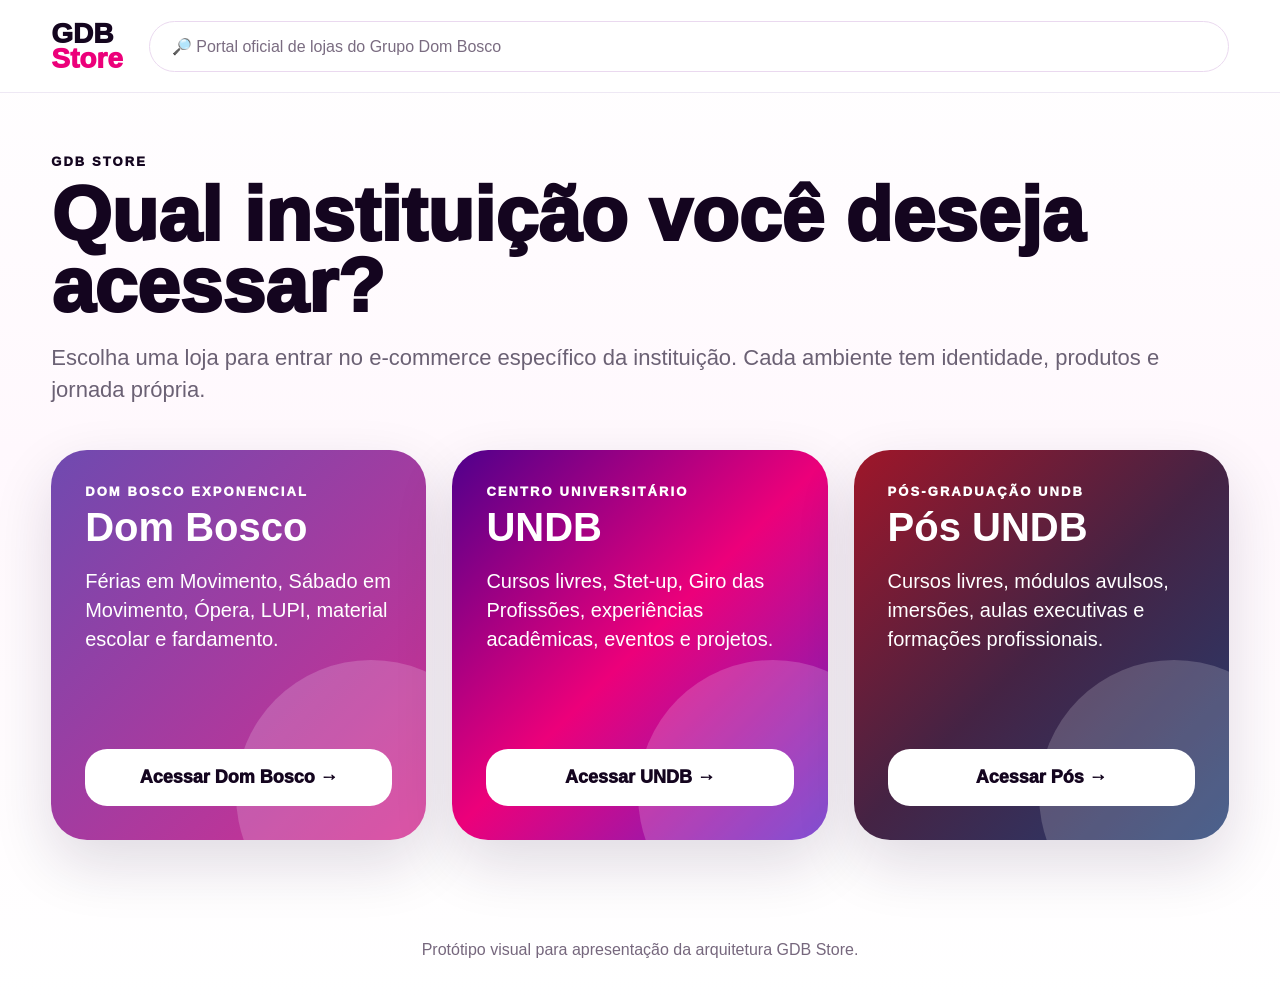
<file: index.html>
<!doctype html><html lang="pt-BR"><head><meta charset="utf-8"><meta name="viewport" content="width=device-width, initial-scale=1"><title>GDB Store</title><link rel="stylesheet" href="styles.css"></head><body>
<header class="top"><div class="wrap nav"><a class="logo" href="index.html">GDB<span>Store</span></a><div class="search">🔎 Portal oficial de lojas do Grupo Dom Bosco</div></div></header>
<main class="wrap gateway"><section><div class="eyebrow">GDB STORE</div><h1 class="h1">Qual instituição você deseja acessar?</h1><p class="lead">Escolha uma loja para entrar no e-commerce específico da instituição. Cada ambiente tem identidade, produtos e jornada própria.</p><div class="gategrid">
<a class="gatecard db" href="dom-bosco.html"><div><div class="eyebrow">Dom Bosco Exponencial</div><h2>Dom Bosco</h2><p>Férias em Movimento, Sábado em Movimento, Ópera, LUPI, material escolar e fardamento.</p></div><span class="whitebtn">Acessar Dom Bosco →</span></a>
<a class="gatecard undb" href="undb.html"><div><div class="eyebrow">Centro Universitário</div><h2>UNDB</h2><p>Cursos livres, Stet-up, Giro das Profissões, experiências acadêmicas, eventos e projetos.</p></div><span class="whitebtn">Acessar UNDB →</span></a>
<a class="gatecard pos" href="pos.html"><div><div class="eyebrow">Pós-Graduação UNDB</div><h2>Pós UNDB</h2><p>Cursos livres, módulos avulsos, imersões, aulas executivas e formações profissionais.</p></div><span class="whitebtn">Acessar Pós →</span></a>
</div></section></main><footer class="footer">Protótipo visual para apresentação da arquitetura GDB Store.</footer></body></html>
</file>
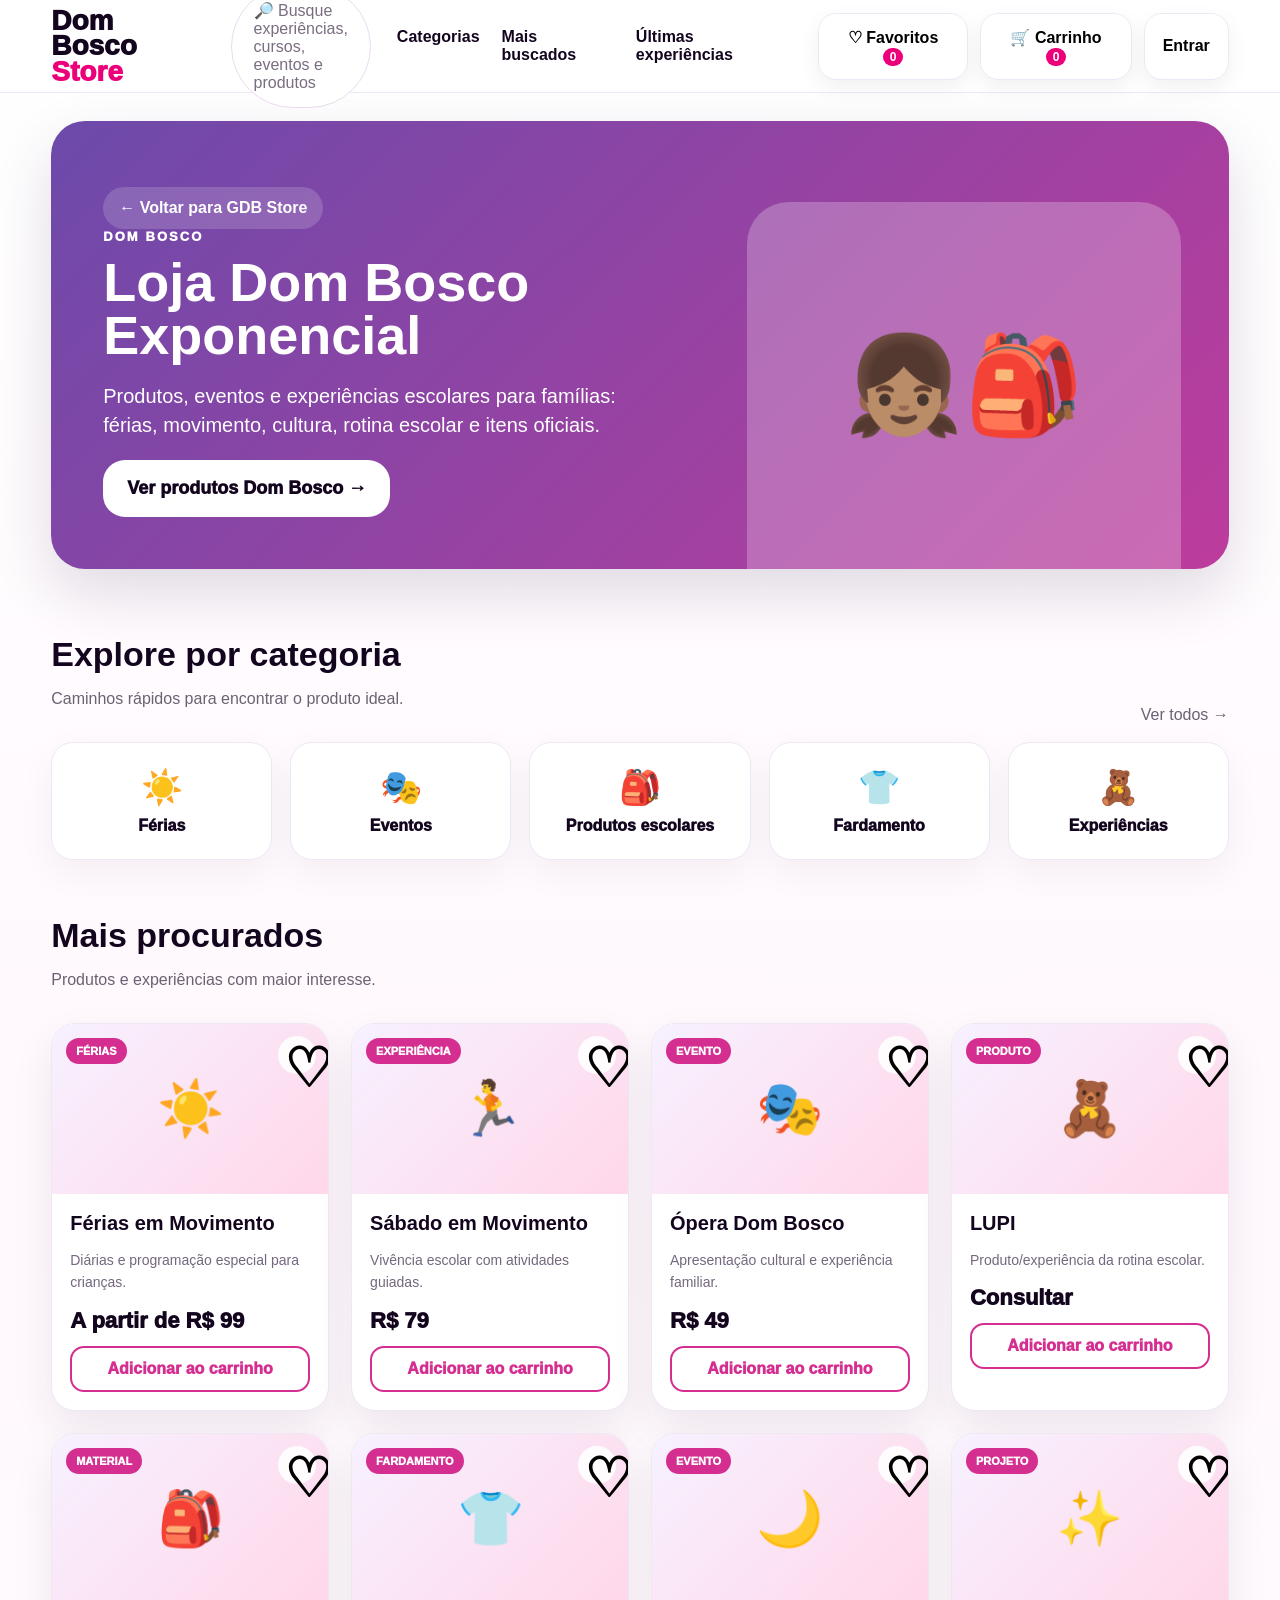
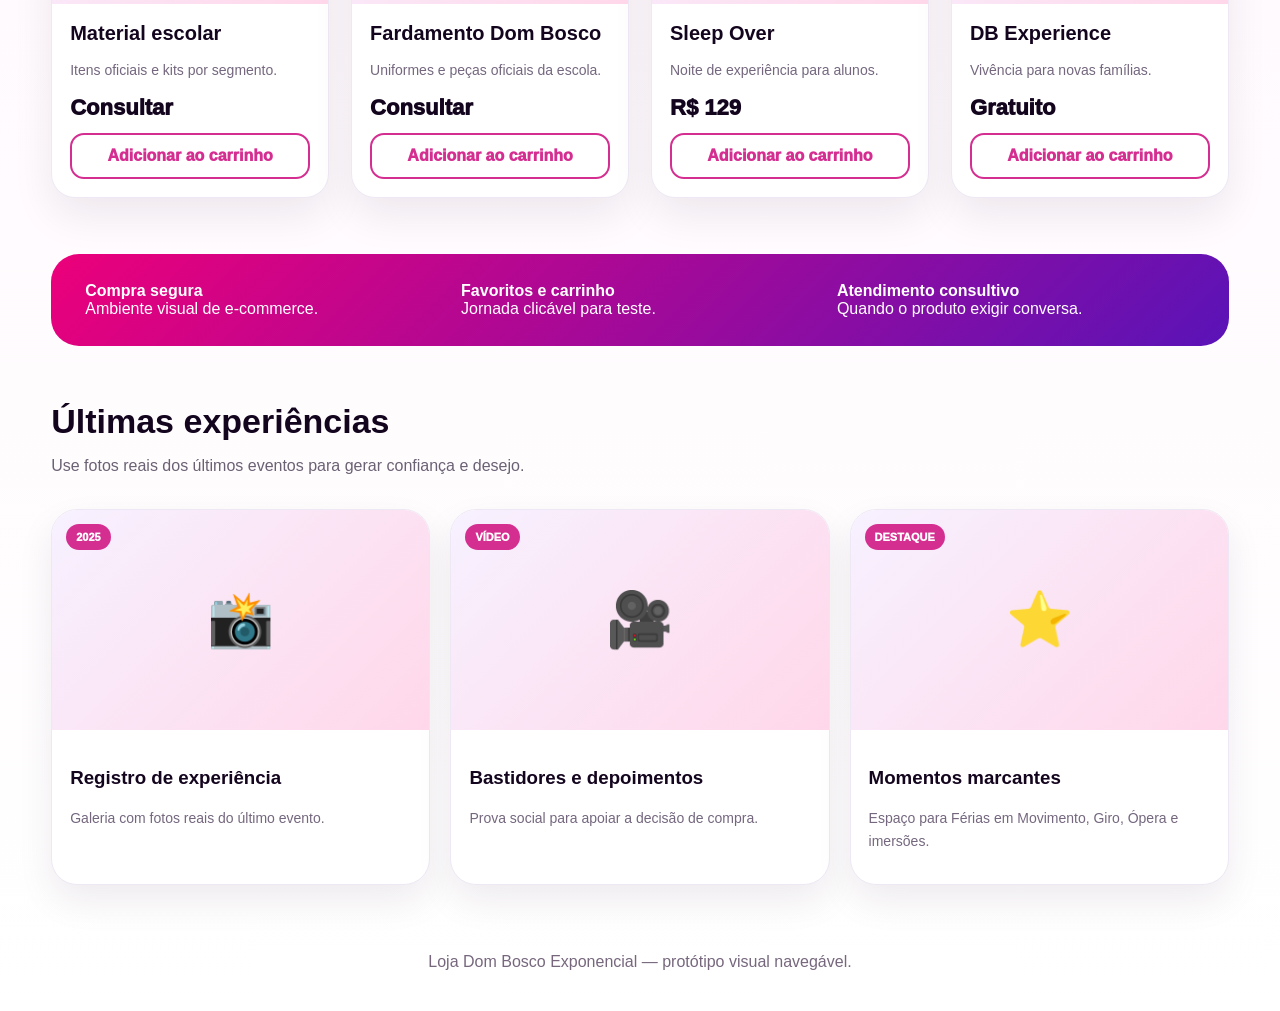
<file: dom-bosco.html>
<!doctype html><html lang="pt-BR"><head><meta charset="utf-8"><meta name="viewport" content="width=device-width, initial-scale=1"><title>Loja Dom Bosco Exponencial</title><link rel="stylesheet" href="styles.css"></head><body class="db-theme">
<header class="top"><div class="wrap nav"><a class="logo" href="index.html">Dom Bosco<span>Store</span></a><div class="search">🔎 Busque experiências, cursos, eventos e produtos</div><nav class="menu"><a href="#categorias">Categorias</a><a href="#produtos">Mais buscados</a><a href="#eventos">Últimas experiências</a></nav><div class="actions"><button class="pill" onclick="openModal('favModal')">♡ Favoritos <span class="badge favCount">0</span></button><button class="pill" onclick="openModal('cartModal')">🛒 Carrinho <span class="badge cartCount">0</span></button><button class="pill" onclick="openModal('loginModal')">Entrar</button></div></div></header>
<main class="wrap"><section class="store-hero"><div class="hero-copy"><a class="back" href="index.html">← Voltar para GDB Store</a><div class="eyebrow">Dom Bosco</div><h1>Loja Dom Bosco Exponencial</h1><p>Produtos, eventos e experiências escolares para famílias: férias, movimento, cultura, rotina escolar e itens oficiais.</p><button class="whitebtn" onclick="document.getElementById('produtos').scrollIntoView({behavior:'smooth'})">Ver produtos Dom Bosco →</button></div><div class="hero-art"><div class="people">👧🏽🎒</div></div></section>
<section id="categorias" class="section"><div class="section-head"><div><h2>Explore por categoria</h2><p class="muted">Caminhos rápidos para encontrar o produto ideal.</p></div><a class="muted" href="#produtos">Ver todos →</a></div><div class="catgrid"><div class="cat"><span class="ico">☀️</span>Férias</div><div class="cat"><span class="ico">🎭</span>Eventos</div><div class="cat"><span class="ico">🎒</span>Produtos escolares</div><div class="cat"><span class="ico">👕</span>Fardamento</div><div class="cat"><span class="ico">🧸</span>Experiências</div></div></section>
<section id="produtos" class="section"><div class="section-head"><div><h2>Mais procurados</h2><p class="muted">Produtos e experiências com maior interesse.</p></div></div><div class="products"><div class="card"><div class="photo">☀️<span class="tag">Férias</span><button class="fav" onclick="favorite()">♡</button></div><div class="cardbody"><h3>Férias em Movimento</h3><p class="meta">Diárias e programação especial para crianças.</p><div class="price">A partir de R$ 99</div><button class="outline" onclick="addCart()">Adicionar ao carrinho</button></div></div><div class="card"><div class="photo">🏃<span class="tag">Experiência</span><button class="fav" onclick="favorite()">♡</button></div><div class="cardbody"><h3>Sábado em Movimento</h3><p class="meta">Vivência escolar com atividades guiadas.</p><div class="price">R$ 79</div><button class="outline" onclick="addCart()">Adicionar ao carrinho</button></div></div><div class="card"><div class="photo">🎭<span class="tag">Evento</span><button class="fav" onclick="favorite()">♡</button></div><div class="cardbody"><h3>Ópera Dom Bosco</h3><p class="meta">Apresentação cultural e experiência familiar.</p><div class="price">R$ 49</div><button class="outline" onclick="addCart()">Adicionar ao carrinho</button></div></div><div class="card"><div class="photo">🧸<span class="tag">Produto</span><button class="fav" onclick="favorite()">♡</button></div><div class="cardbody"><h3>LUPI</h3><p class="meta">Produto/experiência da rotina escolar.</p><div class="price">Consultar</div><button class="outline" onclick="addCart()">Adicionar ao carrinho</button></div></div><div class="card"><div class="photo">🎒<span class="tag">Material</span><button class="fav" onclick="favorite()">♡</button></div><div class="cardbody"><h3>Material escolar</h3><p class="meta">Itens oficiais e kits por segmento.</p><div class="price">Consultar</div><button class="outline" onclick="addCart()">Adicionar ao carrinho</button></div></div><div class="card"><div class="photo">👕<span class="tag">Fardamento</span><button class="fav" onclick="favorite()">♡</button></div><div class="cardbody"><h3>Fardamento Dom Bosco</h3><p class="meta">Uniformes e peças oficiais da escola.</p><div class="price">Consultar</div><button class="outline" onclick="addCart()">Adicionar ao carrinho</button></div></div><div class="card"><div class="photo">🌙<span class="tag">Evento</span><button class="fav" onclick="favorite()">♡</button></div><div class="cardbody"><h3>Sleep Over</h3><p class="meta">Noite de experiência para alunos.</p><div class="price">R$ 129</div><button class="outline" onclick="addCart()">Adicionar ao carrinho</button></div></div><div class="card"><div class="photo">✨<span class="tag">Projeto</span><button class="fav" onclick="favorite()">♡</button></div><div class="cardbody"><h3>DB Experience</h3><p class="meta">Vivência para novas famílias.</p><div class="price">Gratuito</div><button class="outline" onclick="addCart()">Adicionar ao carrinho</button></div></div></div></section>
<section class="section"><div class="strip"><div><b>Compra segura</b><br><span>Ambiente visual de e-commerce.</span></div><div><b>Favoritos e carrinho</b><br><span>Jornada clicável para teste.</span></div><div><b>Atendimento consultivo</b><br><span>Quando o produto exigir conversa.</span></div></div></section>
<section id="eventos" class="section"><div class="section-head"><div><h2>Últimas experiências</h2><p class="muted">Use fotos reais dos últimos eventos para gerar confiança e desejo.</p></div></div><div class="events"><div class="event"><div class="photo">📸<span class="tag">2025</span></div><div class="cardbody"><h3>Registro de experiência</h3><p class="meta">Galeria com fotos reais do último evento.</p></div></div><div class="event"><div class="photo">🎥<span class="tag">Vídeo</span></div><div class="cardbody"><h3>Bastidores e depoimentos</h3><p class="meta">Prova social para apoiar a decisão de compra.</p></div></div><div class="event"><div class="photo">⭐<span class="tag">Destaque</span></div><div class="cardbody"><h3>Momentos marcantes</h3><p class="meta">Espaço para Férias em Movimento, Giro, Ópera e imersões.</p></div></div></div></section>
</main><footer class="footer">Loja Dom Bosco Exponencial — protótipo visual navegável.</footer>
<div id="favModal" class="modal"><div class="modalbox"><button class="close" onclick="closeModal('favModal')">×</button><h2>Favoritos</h2><p class="muted">Aqui aparecem os produtos salvos pelo usuário.</p></div></div><div id="cartModal" class="modal"><div class="modalbox"><button class="close" onclick="closeModal('cartModal')">×</button><h2>Carrinho</h2><p class="muted">Resumo dos produtos selecionados e avanço para checkout.</p><button class="primary">Continuar para pagamento</button></div></div><div id="loginModal" class="modal"><div class="modalbox"><button class="close" onclick="closeModal('loginModal')">×</button><h2>Entrar</h2><p class="muted">Área de login/cadastro do comprador.</p><input style="width:100%;padding:16px;border:1px solid #eee;border-radius:14px" placeholder="E-mail"><br><br><button class="primary">Continuar</button></div></div>
<script src="app.js"></script></body></html>
</file>
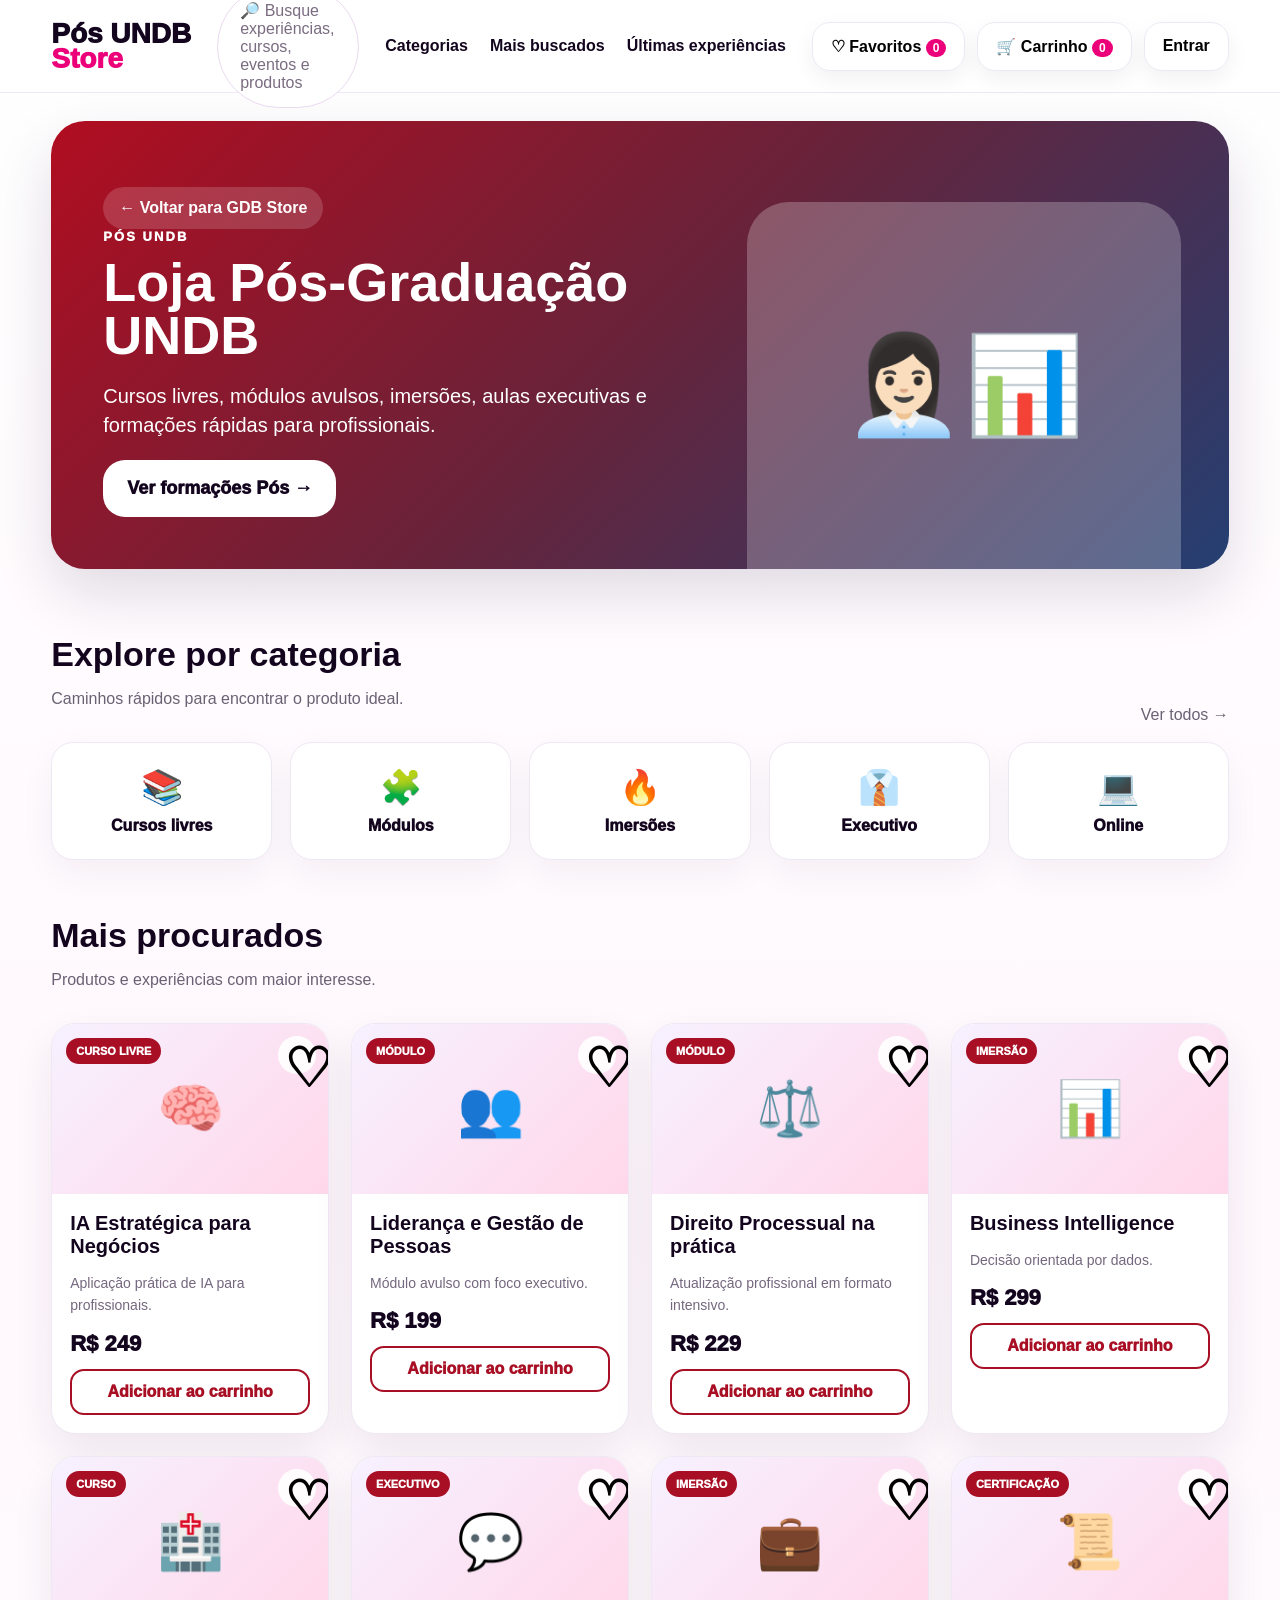
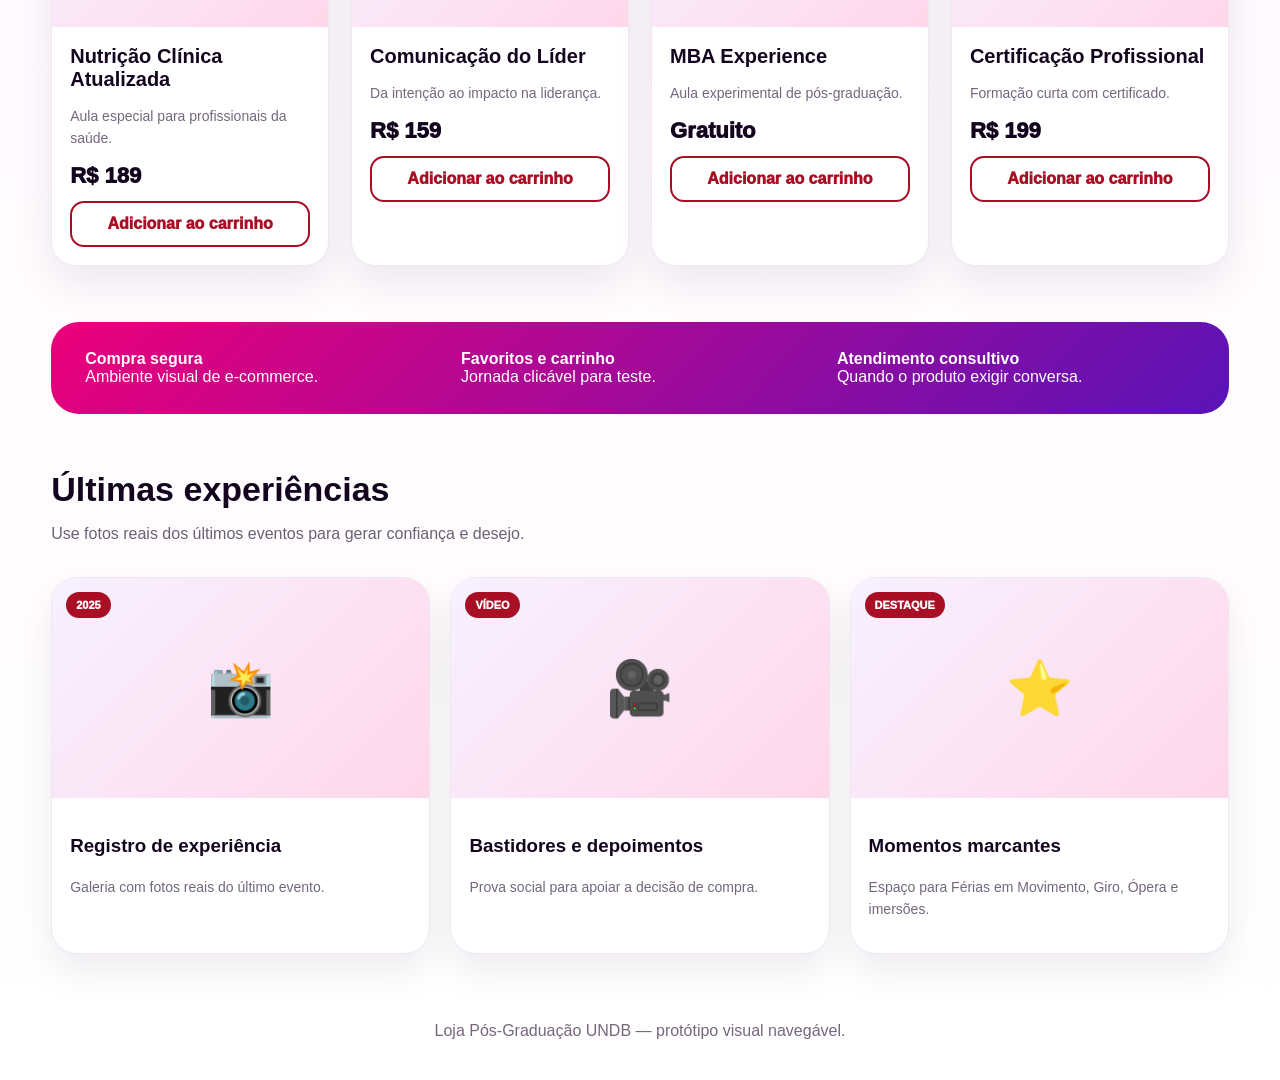
<file: pos.html>
<!doctype html><html lang="pt-BR"><head><meta charset="utf-8"><meta name="viewport" content="width=device-width, initial-scale=1"><title>Loja Pós-Graduação UNDB</title><link rel="stylesheet" href="styles.css"></head><body class="pos-theme">
<header class="top"><div class="wrap nav"><a class="logo" href="index.html">Pós UNDB<span>Store</span></a><div class="search">🔎 Busque experiências, cursos, eventos e produtos</div><nav class="menu"><a href="#categorias">Categorias</a><a href="#produtos">Mais buscados</a><a href="#eventos">Últimas experiências</a></nav><div class="actions"><button class="pill" onclick="openModal('favModal')">♡ Favoritos <span class="badge favCount">0</span></button><button class="pill" onclick="openModal('cartModal')">🛒 Carrinho <span class="badge cartCount">0</span></button><button class="pill" onclick="openModal('loginModal')">Entrar</button></div></div></header>
<main class="wrap"><section class="store-hero"><div class="hero-copy"><a class="back" href="index.html">← Voltar para GDB Store</a><div class="eyebrow">Pós UNDB</div><h1>Loja Pós-Graduação UNDB</h1><p>Cursos livres, módulos avulsos, imersões, aulas executivas e formações rápidas para profissionais.</p><button class="whitebtn" onclick="document.getElementById('produtos').scrollIntoView({behavior:'smooth'})">Ver formações Pós →</button></div><div class="hero-art"><div class="people">👩🏻‍💼📊</div></div></section>
<section id="categorias" class="section"><div class="section-head"><div><h2>Explore por categoria</h2><p class="muted">Caminhos rápidos para encontrar o produto ideal.</p></div><a class="muted" href="#produtos">Ver todos →</a></div><div class="catgrid"><div class="cat"><span class="ico">📚</span>Cursos livres</div><div class="cat"><span class="ico">🧩</span>Módulos</div><div class="cat"><span class="ico">🔥</span>Imersões</div><div class="cat"><span class="ico">👔</span>Executivo</div><div class="cat"><span class="ico">💻</span>Online</div></div></section>
<section id="produtos" class="section"><div class="section-head"><div><h2>Mais procurados</h2><p class="muted">Produtos e experiências com maior interesse.</p></div></div><div class="products"><div class="card"><div class="photo">🧠<span class="tag">Curso livre</span><button class="fav" onclick="favorite()">♡</button></div><div class="cardbody"><h3>IA Estratégica para Negócios</h3><p class="meta">Aplicação prática de IA para profissionais.</p><div class="price">R$ 249</div><button class="outline" onclick="addCart()">Adicionar ao carrinho</button></div></div><div class="card"><div class="photo">👥<span class="tag">Módulo</span><button class="fav" onclick="favorite()">♡</button></div><div class="cardbody"><h3>Liderança e Gestão de Pessoas</h3><p class="meta">Módulo avulso com foco executivo.</p><div class="price">R$ 199</div><button class="outline" onclick="addCart()">Adicionar ao carrinho</button></div></div><div class="card"><div class="photo">⚖️<span class="tag">Módulo</span><button class="fav" onclick="favorite()">♡</button></div><div class="cardbody"><h3>Direito Processual na prática</h3><p class="meta">Atualização profissional em formato intensivo.</p><div class="price">R$ 229</div><button class="outline" onclick="addCart()">Adicionar ao carrinho</button></div></div><div class="card"><div class="photo">📊<span class="tag">Imersão</span><button class="fav" onclick="favorite()">♡</button></div><div class="cardbody"><h3>Business Intelligence</h3><p class="meta">Decisão orientada por dados.</p><div class="price">R$ 299</div><button class="outline" onclick="addCart()">Adicionar ao carrinho</button></div></div><div class="card"><div class="photo">🏥<span class="tag">Curso</span><button class="fav" onclick="favorite()">♡</button></div><div class="cardbody"><h3>Nutrição Clínica Atualizada</h3><p class="meta">Aula especial para profissionais da saúde.</p><div class="price">R$ 189</div><button class="outline" onclick="addCart()">Adicionar ao carrinho</button></div></div><div class="card"><div class="photo">💬<span class="tag">Executivo</span><button class="fav" onclick="favorite()">♡</button></div><div class="cardbody"><h3>Comunicação do Líder</h3><p class="meta">Da intenção ao impacto na liderança.</p><div class="price">R$ 159</div><button class="outline" onclick="addCart()">Adicionar ao carrinho</button></div></div><div class="card"><div class="photo">💼<span class="tag">Imersão</span><button class="fav" onclick="favorite()">♡</button></div><div class="cardbody"><h3>MBA Experience</h3><p class="meta">Aula experimental de pós-graduação.</p><div class="price">Gratuito</div><button class="outline" onclick="addCart()">Adicionar ao carrinho</button></div></div><div class="card"><div class="photo">📜<span class="tag">Certificação</span><button class="fav" onclick="favorite()">♡</button></div><div class="cardbody"><h3>Certificação Profissional</h3><p class="meta">Formação curta com certificado.</p><div class="price">R$ 199</div><button class="outline" onclick="addCart()">Adicionar ao carrinho</button></div></div></div></section>
<section class="section"><div class="strip"><div><b>Compra segura</b><br><span>Ambiente visual de e-commerce.</span></div><div><b>Favoritos e carrinho</b><br><span>Jornada clicável para teste.</span></div><div><b>Atendimento consultivo</b><br><span>Quando o produto exigir conversa.</span></div></div></section>
<section id="eventos" class="section"><div class="section-head"><div><h2>Últimas experiências</h2><p class="muted">Use fotos reais dos últimos eventos para gerar confiança e desejo.</p></div></div><div class="events"><div class="event"><div class="photo">📸<span class="tag">2025</span></div><div class="cardbody"><h3>Registro de experiência</h3><p class="meta">Galeria com fotos reais do último evento.</p></div></div><div class="event"><div class="photo">🎥<span class="tag">Vídeo</span></div><div class="cardbody"><h3>Bastidores e depoimentos</h3><p class="meta">Prova social para apoiar a decisão de compra.</p></div></div><div class="event"><div class="photo">⭐<span class="tag">Destaque</span></div><div class="cardbody"><h3>Momentos marcantes</h3><p class="meta">Espaço para Férias em Movimento, Giro, Ópera e imersões.</p></div></div></div></section>
</main><footer class="footer">Loja Pós-Graduação UNDB — protótipo visual navegável.</footer>
<div id="favModal" class="modal"><div class="modalbox"><button class="close" onclick="closeModal('favModal')">×</button><h2>Favoritos</h2><p class="muted">Aqui aparecem os produtos salvos pelo usuário.</p></div></div><div id="cartModal" class="modal"><div class="modalbox"><button class="close" onclick="closeModal('cartModal')">×</button><h2>Carrinho</h2><p class="muted">Resumo dos produtos selecionados e avanço para checkout.</p><button class="primary">Continuar para pagamento</button></div></div><div id="loginModal" class="modal"><div class="modalbox"><button class="close" onclick="closeModal('loginModal')">×</button><h2>Entrar</h2><p class="muted">Área de login/cadastro do comprador.</p><input style="width:100%;padding:16px;border:1px solid #eee;border-radius:14px" placeholder="E-mail"><br><br><button class="primary">Continuar</button></div></div>
<script src="app.js"></script></body></html>
</file>
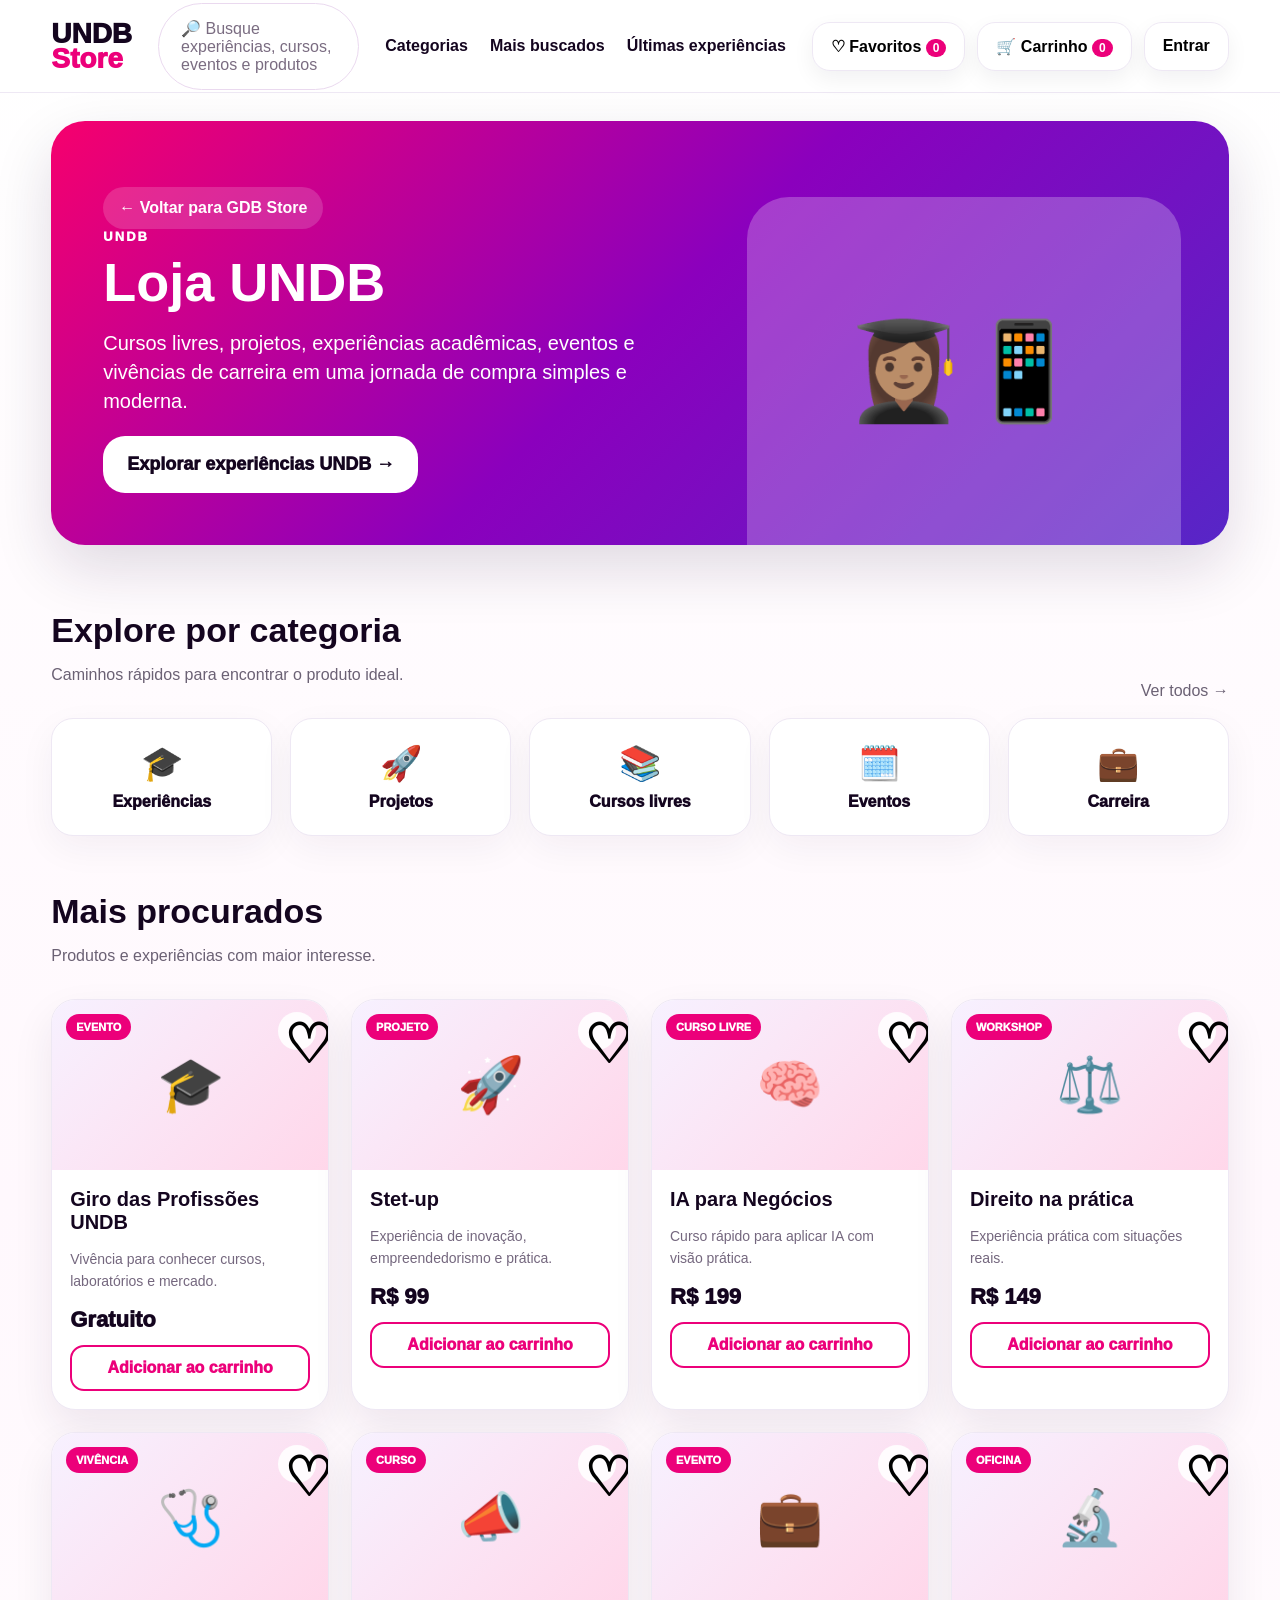
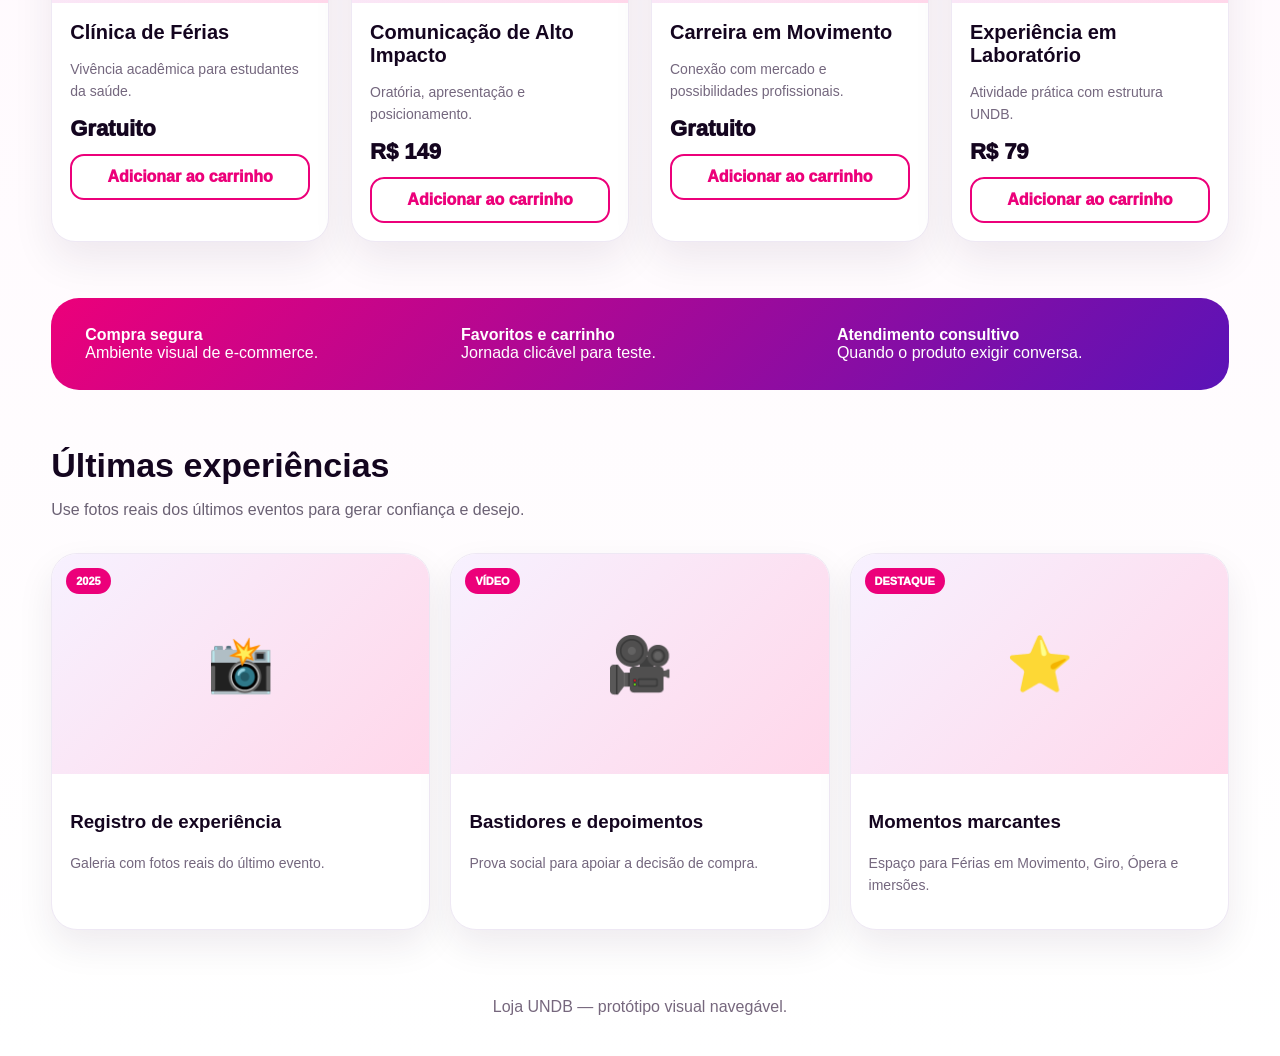
<file: undb.html>
<!doctype html><html lang="pt-BR"><head><meta charset="utf-8"><meta name="viewport" content="width=device-width, initial-scale=1"><title>Loja UNDB</title><link rel="stylesheet" href="styles.css"></head><body class="undb-theme">
<header class="top"><div class="wrap nav"><a class="logo" href="index.html">UNDB<span>Store</span></a><div class="search">🔎 Busque experiências, cursos, eventos e produtos</div><nav class="menu"><a href="#categorias">Categorias</a><a href="#produtos">Mais buscados</a><a href="#eventos">Últimas experiências</a></nav><div class="actions"><button class="pill" onclick="openModal('favModal')">♡ Favoritos <span class="badge favCount">0</span></button><button class="pill" onclick="openModal('cartModal')">🛒 Carrinho <span class="badge cartCount">0</span></button><button class="pill" onclick="openModal('loginModal')">Entrar</button></div></div></header>
<main class="wrap"><section class="store-hero"><div class="hero-copy"><a class="back" href="index.html">← Voltar para GDB Store</a><div class="eyebrow">UNDB</div><h1>Loja UNDB</h1><p>Cursos livres, projetos, experiências acadêmicas, eventos e vivências de carreira em uma jornada de compra simples e moderna.</p><button class="whitebtn" onclick="document.getElementById('produtos').scrollIntoView({behavior:'smooth'})">Explorar experiências UNDB →</button></div><div class="hero-art"><div class="people">👩🏽‍🎓📱</div></div></section>
<section id="categorias" class="section"><div class="section-head"><div><h2>Explore por categoria</h2><p class="muted">Caminhos rápidos para encontrar o produto ideal.</p></div><a class="muted" href="#produtos">Ver todos →</a></div><div class="catgrid"><div class="cat"><span class="ico">🎓</span>Experiências</div><div class="cat"><span class="ico">🚀</span>Projetos</div><div class="cat"><span class="ico">📚</span>Cursos livres</div><div class="cat"><span class="ico">🗓️</span>Eventos</div><div class="cat"><span class="ico">💼</span>Carreira</div></div></section>
<section id="produtos" class="section"><div class="section-head"><div><h2>Mais procurados</h2><p class="muted">Produtos e experiências com maior interesse.</p></div></div><div class="products"><div class="card"><div class="photo">🎓<span class="tag">Evento</span><button class="fav" onclick="favorite()">♡</button></div><div class="cardbody"><h3>Giro das Profissões UNDB</h3><p class="meta">Vivência para conhecer cursos, laboratórios e mercado.</p><div class="price">Gratuito</div><button class="outline" onclick="addCart()">Adicionar ao carrinho</button></div></div><div class="card"><div class="photo">🚀<span class="tag">Projeto</span><button class="fav" onclick="favorite()">♡</button></div><div class="cardbody"><h3>Stet-up</h3><p class="meta">Experiência de inovação, empreendedorismo e prática.</p><div class="price">R$ 99</div><button class="outline" onclick="addCart()">Adicionar ao carrinho</button></div></div><div class="card"><div class="photo">🧠<span class="tag">Curso livre</span><button class="fav" onclick="favorite()">♡</button></div><div class="cardbody"><h3>IA para Negócios</h3><p class="meta">Curso rápido para aplicar IA com visão prática.</p><div class="price">R$ 199</div><button class="outline" onclick="addCart()">Adicionar ao carrinho</button></div></div><div class="card"><div class="photo">⚖️<span class="tag">Workshop</span><button class="fav" onclick="favorite()">♡</button></div><div class="cardbody"><h3>Direito na prática</h3><p class="meta">Experiência prática com situações reais.</p><div class="price">R$ 149</div><button class="outline" onclick="addCart()">Adicionar ao carrinho</button></div></div><div class="card"><div class="photo">🩺<span class="tag">Vivência</span><button class="fav" onclick="favorite()">♡</button></div><div class="cardbody"><h3>Clínica de Férias</h3><p class="meta">Vivência acadêmica para estudantes da saúde.</p><div class="price">Gratuito</div><button class="outline" onclick="addCart()">Adicionar ao carrinho</button></div></div><div class="card"><div class="photo">📣<span class="tag">Curso</span><button class="fav" onclick="favorite()">♡</button></div><div class="cardbody"><h3>Comunicação de Alto Impacto</h3><p class="meta">Oratória, apresentação e posicionamento.</p><div class="price">R$ 149</div><button class="outline" onclick="addCart()">Adicionar ao carrinho</button></div></div><div class="card"><div class="photo">💼<span class="tag">Evento</span><button class="fav" onclick="favorite()">♡</button></div><div class="cardbody"><h3>Carreira em Movimento</h3><p class="meta">Conexão com mercado e possibilidades profissionais.</p><div class="price">Gratuito</div><button class="outline" onclick="addCart()">Adicionar ao carrinho</button></div></div><div class="card"><div class="photo">🔬<span class="tag">Oficina</span><button class="fav" onclick="favorite()">♡</button></div><div class="cardbody"><h3>Experiência em Laboratório</h3><p class="meta">Atividade prática com estrutura UNDB.</p><div class="price">R$ 79</div><button class="outline" onclick="addCart()">Adicionar ao carrinho</button></div></div></div></section>
<section class="section"><div class="strip"><div><b>Compra segura</b><br><span>Ambiente visual de e-commerce.</span></div><div><b>Favoritos e carrinho</b><br><span>Jornada clicável para teste.</span></div><div><b>Atendimento consultivo</b><br><span>Quando o produto exigir conversa.</span></div></div></section>
<section id="eventos" class="section"><div class="section-head"><div><h2>Últimas experiências</h2><p class="muted">Use fotos reais dos últimos eventos para gerar confiança e desejo.</p></div></div><div class="events"><div class="event"><div class="photo">📸<span class="tag">2025</span></div><div class="cardbody"><h3>Registro de experiência</h3><p class="meta">Galeria com fotos reais do último evento.</p></div></div><div class="event"><div class="photo">🎥<span class="tag">Vídeo</span></div><div class="cardbody"><h3>Bastidores e depoimentos</h3><p class="meta">Prova social para apoiar a decisão de compra.</p></div></div><div class="event"><div class="photo">⭐<span class="tag">Destaque</span></div><div class="cardbody"><h3>Momentos marcantes</h3><p class="meta">Espaço para Férias em Movimento, Giro, Ópera e imersões.</p></div></div></div></section>
</main><footer class="footer">Loja UNDB — protótipo visual navegável.</footer>
<div id="favModal" class="modal"><div class="modalbox"><button class="close" onclick="closeModal('favModal')">×</button><h2>Favoritos</h2><p class="muted">Aqui aparecem os produtos salvos pelo usuário.</p></div></div><div id="cartModal" class="modal"><div class="modalbox"><button class="close" onclick="closeModal('cartModal')">×</button><h2>Carrinho</h2><p class="muted">Resumo dos produtos selecionados e avanço para checkout.</p><button class="primary">Continuar para pagamento</button></div></div><div id="loginModal" class="modal"><div class="modalbox"><button class="close" onclick="closeModal('loginModal')">×</button><h2>Entrar</h2><p class="muted">Área de login/cadastro do comprador.</p><input style="width:100%;padding:16px;border:1px solid #eee;border-radius:14px" placeholder="E-mail"><br><br><button class="primary">Continuar</button></div></div>
<script src="app.js"></script></body></html>
</file>
<file: styles.css>
:root{
  --ink:#14051f; --muted:#6b6174; --line:#eee8f4; --bg:#fff8fd;
  --pink:#ec007a; --purple:#5a13b7; --yellow:#ffe500; --wine:#9f1629; --blue:#233f74;
  --db-purple:#6f4ab0; --db-pink:#d52e91;
  --shadow:0 24px 60px rgba(35,12,56,.14); --radius:28px;
  font-family: Inter, Arial, Helvetica, sans-serif;
}
*{box-sizing:border-box} body{margin:0;color:var(--ink);background:linear-gradient(180deg,#fff,#fff8fd 45%,#fff);font-family:Inter,Arial,sans-serif} a{text-decoration:none;color:inherit} button{font:inherit;cursor:pointer;border:0}.wrap{width:min(1280px,92vw);margin:auto}.top{position:sticky;top:0;z-index:20;background:rgba(255,255,255,.9);backdrop-filter:blur(14px);border-bottom:1px solid var(--line)}.nav{height:92px;display:flex;gap:26px;align-items:center}.logo{font-size:28px;font-weight:950;line-height:.9}.logo span{display:block;color:var(--pink)}.search{flex:1;display:flex;gap:12px;align-items:center;border:1px solid #ead9ef;border-radius:999px;padding:15px 22px;background:white;color:#7a6c81}.menu{display:flex;gap:22px;font-weight:800}.actions{display:flex;gap:12px}.pill{padding:14px 18px;border-radius:18px;background:white;border:1px solid var(--line);font-weight:900;box-shadow:0 8px 22px rgba(20,5,31,.06)}.badge{background:var(--pink);color:white;border-radius:99px;padding:2px 7px;font-size:12px}.hero{padding:56px 0}.gateway{min-height:calc(100vh - 92px);display:grid;align-items:center}.eyebrow{letter-spacing:.16em;text-transform:uppercase;font-size:13px;font-weight:950}.h1{font-size:clamp(42px,6vw,86px);line-height:.92;margin:10px 0 18px;font-weight:950}.lead{font-size:22px;color:var(--muted);line-height:1.45}.gategrid{display:grid;grid-template-columns:repeat(3,1fr);gap:26px;margin-top:44px}.gatecard{min-height:390px;border-radius:36px;padding:34px;color:white;position:relative;overflow:hidden;box-shadow:var(--shadow);display:flex;flex-direction:column;justify-content:space-between}.gatecard:after{content:"";position:absolute;right:-80px;bottom:-90px;width:270px;height:270px;border-radius:50%;background:rgba(255,255,255,.18)}.gatecard h2{font-size:40px;line-height:1;margin:8px 0}.gatecard p{font-size:20px;line-height:1.45;position:relative;z-index:1}.db{background:linear-gradient(135deg,var(--db-purple),var(--db-pink))}.undb{background:linear-gradient(135deg,#4f008c,var(--pink),#6629c9)}.pos{background:linear-gradient(135deg,#9f1629,#452344,#233f74)}.whitebtn{background:white;color:var(--ink);border-radius:22px;padding:18px 24px;font-size:18px;font-weight:950;display:inline-flex;justify-content:center;align-items:center;gap:8px;position:relative;z-index:1}.store-hero{margin:28px auto 38px;border-radius:34px;overflow:hidden;color:white;display:grid;grid-template-columns:1.1fr .9fr;min-height:390px;box-shadow:var(--shadow)}.hero-copy{padding:52px}.hero-copy h1{font-size:54px;line-height:.98;margin:12px 0 18px}.hero-copy p{font-size:20px;line-height:1.45}.hero-art{position:relative;min-height:330px;display:flex;align-items:end;justify-content:center}.people{width:82%;height:82%;border-radius:42px 42px 0 0;background:rgba(255,255,255,.24);display:flex;align-items:center;justify-content:center;font-size:96px}.undb-theme .store-hero{background:linear-gradient(135deg,#f6006d,#8b00bd,#5726c7)}.db-theme .store-hero{background:linear-gradient(135deg,#6c4aaa,#bd3c9c)}.pos-theme .store-hero{background:linear-gradient(135deg,#b10d20,#67233a,#243f72)}.section{padding:28px 0}.section-head{display:flex;justify-content:space-between;align-items:end;margin-bottom:18px}.section h2{font-size:34px;margin:0}.muted{color:var(--muted)}.catgrid{display:grid;grid-template-columns:repeat(5,1fr);gap:18px}.cat{background:white;border:1px solid var(--line);border-radius:22px;padding:24px;text-align:center;box-shadow:0 12px 36px rgba(35,12,56,.05);font-weight:950}.cat .ico{font-size:34px;display:block;margin-bottom:10px}.products{display:grid;grid-template-columns:repeat(4,1fr);gap:22px}.card{background:white;border:1px solid var(--line);border-radius:24px;overflow:hidden;box-shadow:0 18px 42px rgba(35,12,56,.08)}.photo{height:170px;background:linear-gradient(135deg,#f7f1ff,#ffd7ea);display:flex;align-items:center;justify-content:center;font-size:54px;position:relative}.tag{position:absolute;top:14px;left:14px;background:var(--pink);color:white;border-radius:999px;padding:7px 10px;font-size:11px;font-weight:950;text-transform:uppercase}.fav{position:absolute;right:12px;top:12px;background:rgba(255,255,255,.9);border-radius:50%;width:38px;height:38px;font-weight:950}.cardbody{padding:18px}.card h3{font-size:20px;margin:0 0 10px}.meta{color:#74677e;font-size:14px;line-height:1.6}.price{font-size:22px;font-weight:950;margin:12px 0}.outline{border:2px solid var(--pink);color:var(--pink);background:white;border-radius:14px;padding:12px 14px;font-weight:950;width:100%}.primary{background:var(--pink);color:white;border-radius:16px;padding:14px 18px;font-weight:950}.strip{border-radius:28px;padding:28px 34px;color:white;background:linear-gradient(135deg,var(--pink),var(--purple));display:grid;grid-template-columns:1fr 1fr 1fr;gap:18px}.events{display:grid;grid-template-columns:repeat(3,1fr);gap:20px}.event{border-radius:26px;overflow:hidden;background:white;border:1px solid var(--line);box-shadow:0 16px 36px rgba(35,12,56,.08)}.event .photo{height:220px}.modal{position:fixed;inset:0;background:rgba(20,5,31,.5);display:none;align-items:center;justify-content:center;z-index:100}.modal.active{display:flex}.modalbox{width:min(560px,92vw);background:white;border-radius:28px;padding:28px;box-shadow:var(--shadow)}.close{float:right;background:#f4edf5;border-radius:12px;padding:8px 11px}.footer{padding:40px 0;color:#76677d;text-align:center}.back{display:inline-flex;margin-top:14px;color:white;background:rgba(255,255,255,.16);border-radius:999px;padding:12px 16px;font-weight:900}.db-theme .primary,.db-theme .tag{background:#d52e91}.db-theme .outline{border-color:#d52e91;color:#d52e91}.pos-theme .primary,.pos-theme .tag{background:#a80f24}.pos-theme .outline{border-color:#a80f24;color:#a80f24}@media(max-width:980px){.gategrid,.products,.events,.catgrid{grid-template-columns:1fr 1fr}.store-hero{grid-template-columns:1fr}.menu{display:none}.nav{height:auto;padding:16px 0;flex-wrap:wrap}.search{order:3;flex-basis:100%}}@media(max-width:620px){.gategrid,.products,.events,.catgrid{grid-template-columns:1fr}.actions{width:100%;justify-content:space-between}.store-hero{border-radius:24px}.hero-copy{padding:30px}.hero-copy h1{font-size:40px}.h1{font-size:44px}.gatecard{min-height:330px}}
</file>
